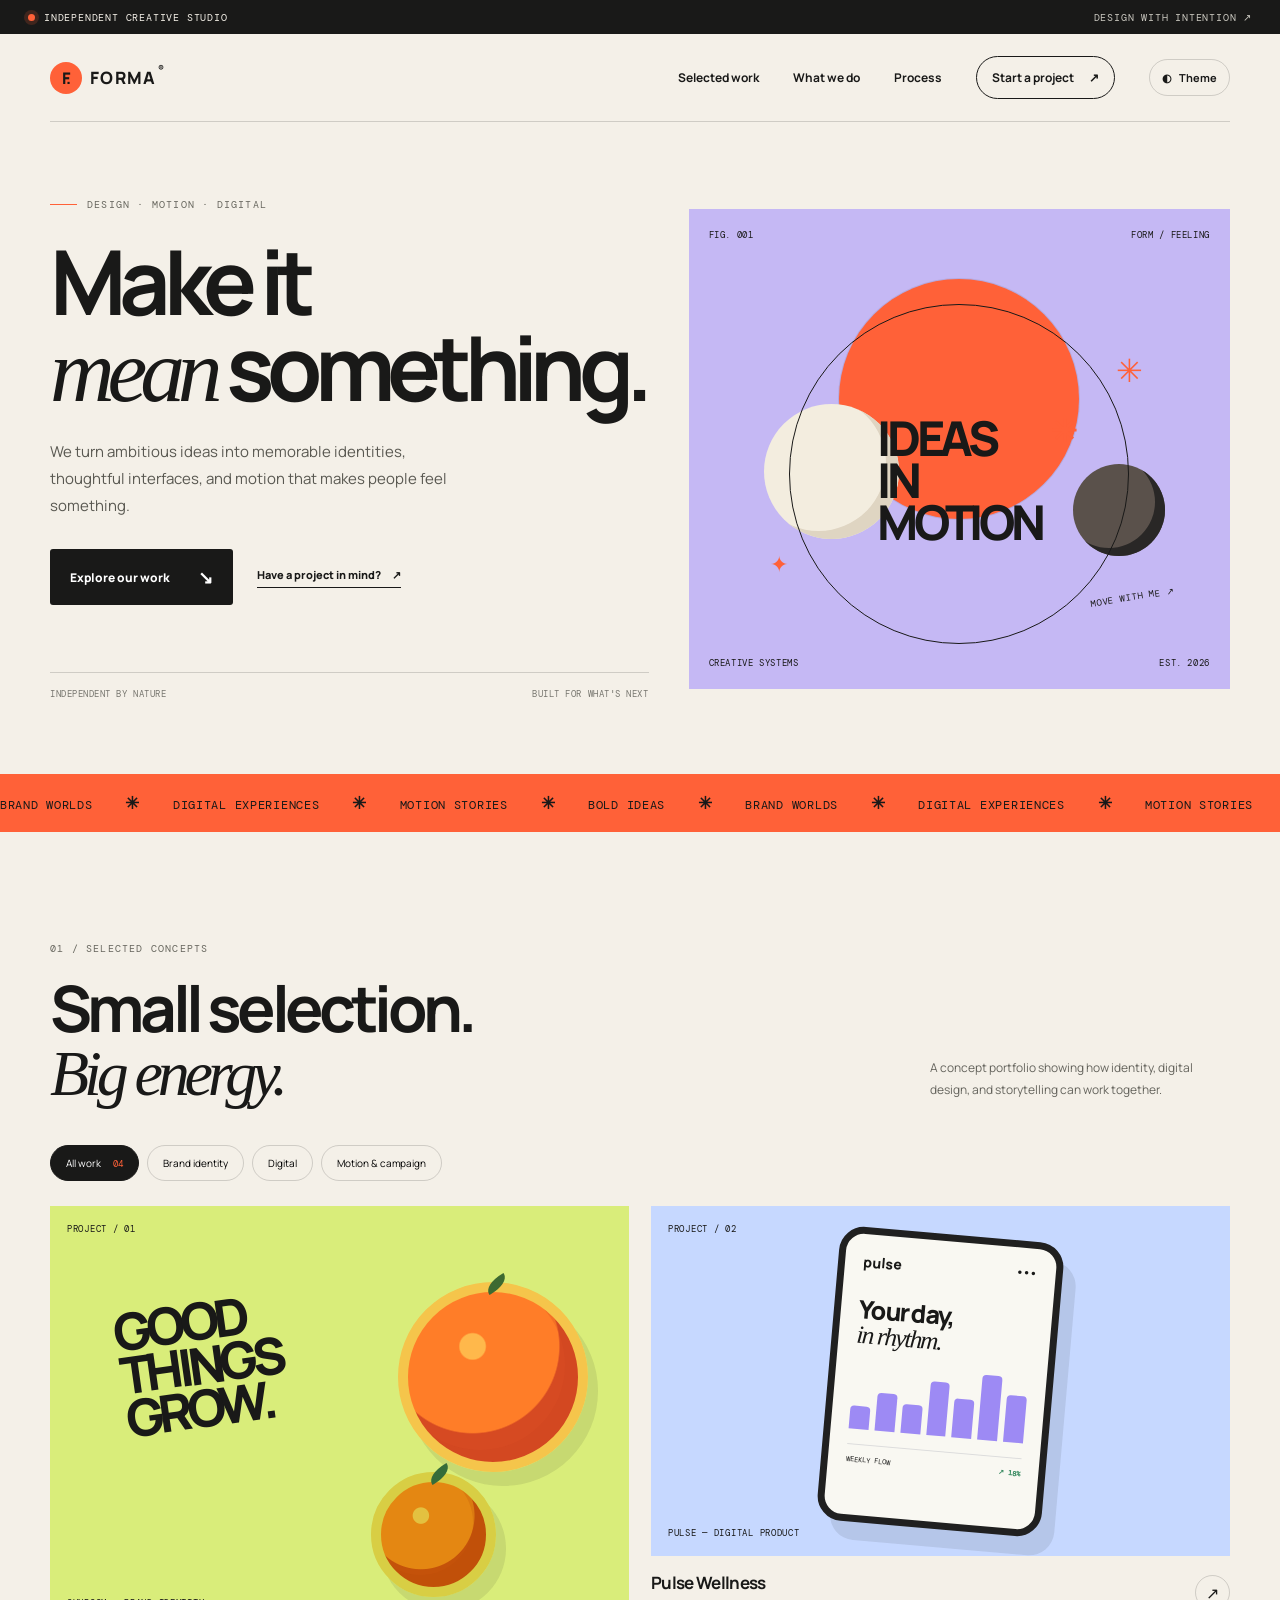
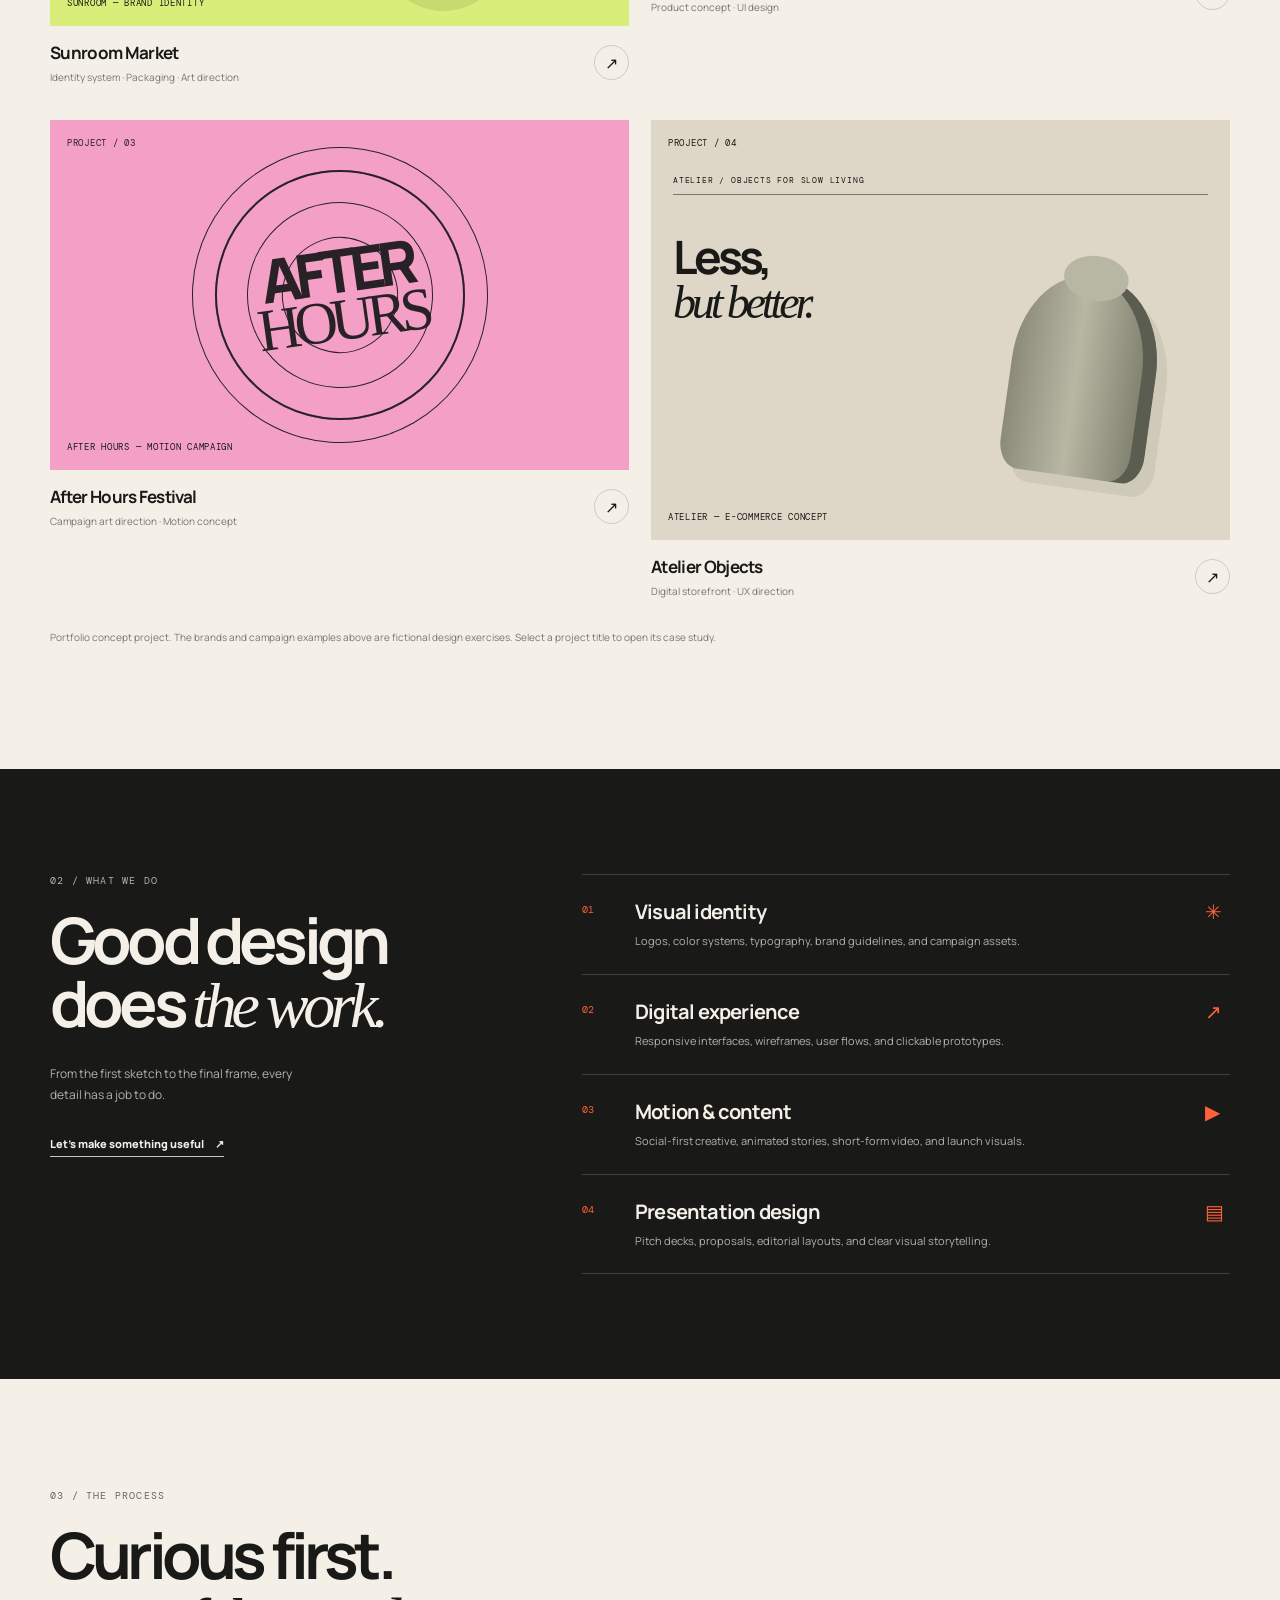
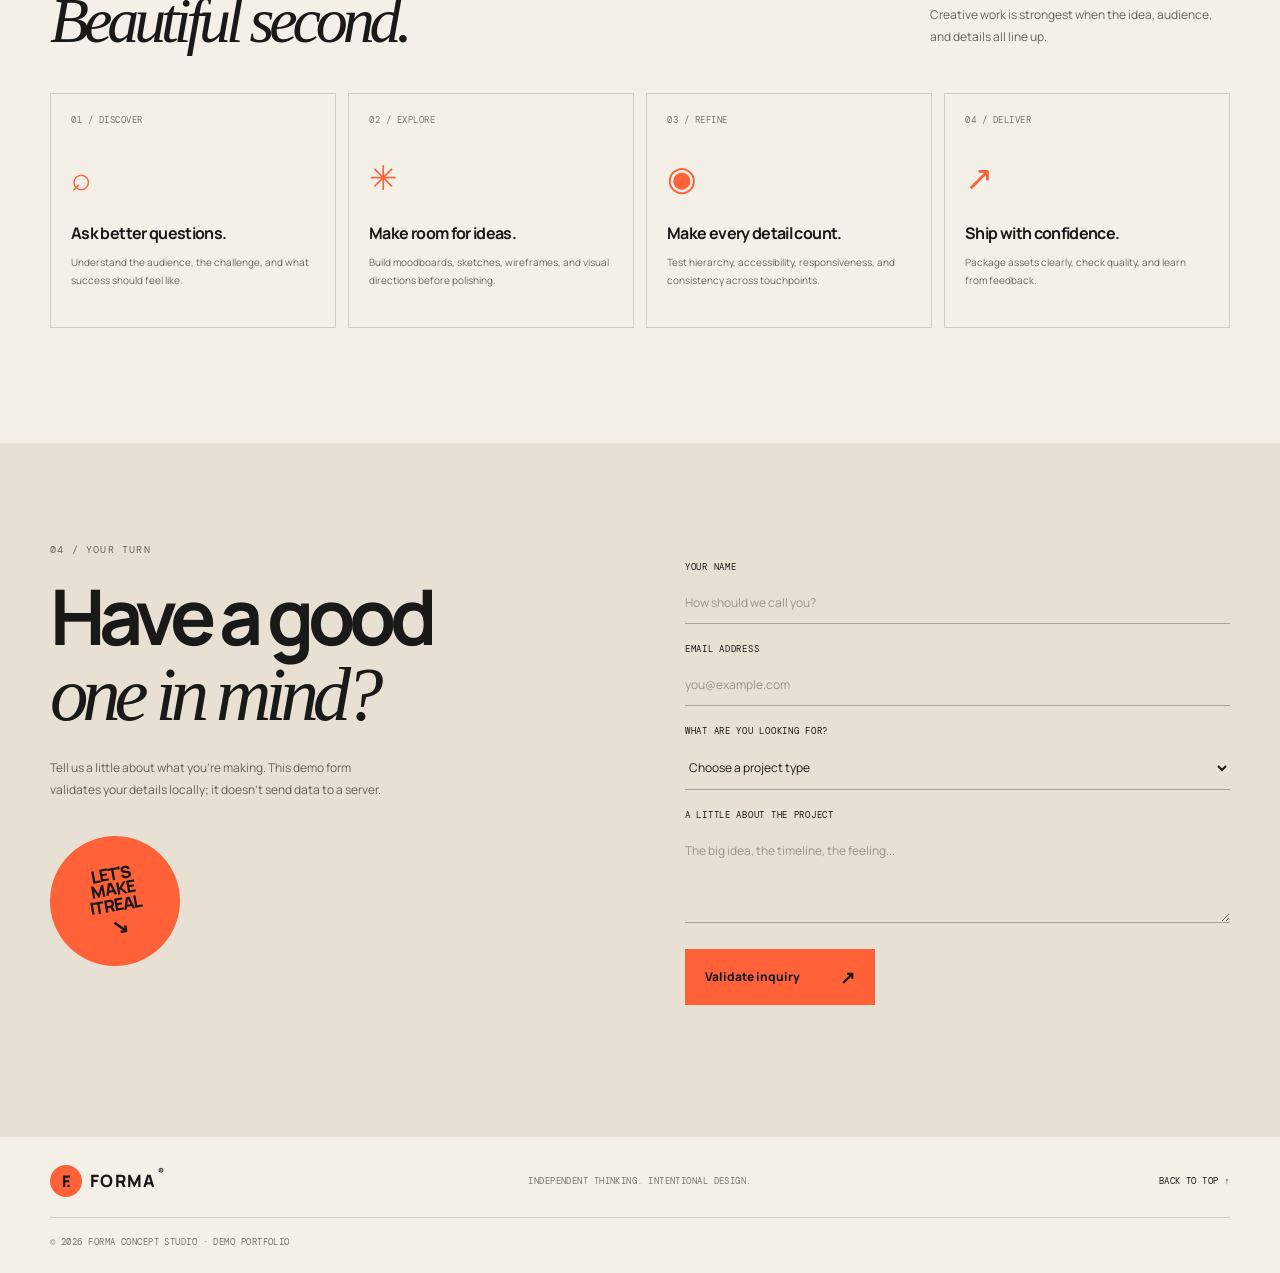
<file: index.html>
<!doctype html>
<html lang="en">
<head>
<meta charset="utf-8">
<meta name="viewport" content="width=device-width, initial-scale=1">
<meta name="description" content="A creative digital studio portfolio concept featuring visual design, motion, and user experience.">
<title>FORMA — Creative Studio Portfolio</title>
<link rel="preconnect" href="https://fonts.googleapis.com">
<link rel="preconnect" href="https://fonts.gstatic.com" crossorigin>
<link href="https://fonts.googleapis.com/css2?family=DM+Mono:wght@400;500&family=Manrope:wght@400;500;600;700;800&display=swap" rel="stylesheet">
<link rel="stylesheet" href="style.css">
</head>
<body>
<div class="announcement"><span class="pulse"></span> INDEPENDENT CREATIVE STUDIO <span class="announce-right">DESIGN WITH INTENTION ↗</span></div>
<header class="nav wrap">
  <a class="brand" href="#home" aria-label="Forma home"><span class="brand-mark">F.</span> FORMA<span class="brand-dot">®</span></a>
  <button class="menu-toggle" id="menuToggle" aria-label="Toggle navigation" aria-expanded="false">☰</button>
  <nav id="navLinks" aria-label="Main navigation">
    <a href="#work">Selected work</a><a href="#services">What we do</a><a href="#process">Process</a>
    <a class="nav-cta" href="#contact">Start a project <span>↗</span></a>
    <button class="theme-toggle" id="themeToggle" type="button" aria-label="Switch to dark theme" title="Toggle color theme">◐ <span>Theme</span></button>
  </nav>
</header>
<main>
<section class="hero wrap" id="home">
  <div class="hero-copy">
    <p class="eyebrow"><span class="line"></span> DESIGN · MOTION · DIGITAL</p>
    <h1>Make it<br><em>mean</em> something.</h1>
    <p class="hero-desc">We turn ambitious ideas into memorable identities, thoughtful interfaces, and motion that makes people feel something.</p>
    <div class="hero-actions"><a class="button button-dark" href="#work">Explore our work <span>↘</span></a><a class="text-link" href="#contact">Have a project in mind? <span>↗</span></a></div>
    <div class="hero-meta"><span>INDEPENDENT BY NATURE</span><span>BUILT FOR WHAT'S NEXT</span></div>
  </div>
  <div class="hero-art" aria-label="Abstract orange and lilac creative composition">
    <div class="art-top"><span>FIG. 001</span><span>FORM / FEELING</span></div>
    <div class="sun"></div><div class="orb orb-one"></div><div class="orb orb-two"></div>
    <div class="art-ring"></div><div class="art-spark spark-one">✳</div><div class="art-spark spark-two">✦</div>
    <div class="art-word">IDEAS<br>IN<br>MOTION<span>✳</span></div>
    <div class="art-orbit-label">MOVE WITH ME ↗</div>
    <div class="art-bottom"><span>CREATIVE SYSTEMS</span><span>EST. 2026</span></div>
  </div>
</section>
<section class="ticker" aria-label="Studio capabilities"><div class="ticker-track">BRAND WORLDS <b>✳</b> DIGITAL EXPERIENCES <b>✳</b> MOTION STORIES <b>✳</b> BOLD IDEAS <b>✳</b> BRAND WORLDS <b>✳</b> DIGITAL EXPERIENCES <b>✳</b> MOTION STORIES <b>✳</b></div></section>
<section class="work-section wrap" id="work">
  <div class="section-head"><div><p class="eyebrow">01 / SELECTED CONCEPTS</p><h2>Small selection.<br><em>Big energy.</em></h2></div><p class="section-note">A concept portfolio showing how identity, digital design, and storytelling can work together.</p></div>
  <div class="filters" role="group" aria-label="Filter projects">
    <button class="filter active" data-filter="all">All work <span>04</span></button><button class="filter" data-filter="brand">Brand identity</button><button class="filter" data-filter="digital">Digital</button><button class="filter" data-filter="motion">Motion & campaign</button>
  </div>
  <div class="project-grid" id="projectGrid">
    <article class="project-card project-large" data-category="brand">
      <div class="project-visual visual-citrus"><span class="visual-index">PROJECT / 01</span><div class="citrus-stamp">GOOD<br>THINGS<br>GROW.</div><div class="fruit fruit-a"></div><div class="fruit fruit-b"></div><span class="visual-caption">SUNROOM — BRAND IDENTITY</span></div>
      <div class="project-info"><div><h3><a href="project.html?project=sunroom">Sunroom Market</a></h3><p>Identity system · Packaging · Art direction</p></div><span class="arrow-circle">↗</span></div>
    </article>
    <article class="project-card" data-category="digital">
      <div class="project-visual visual-pulse"><span class="visual-index">PROJECT / 02</span><div class="phone"><div class="phone-top">pulse<span>●●●</span></div><div class="pulse-big">Your day,<br><em>in rhythm.</em></div><div class="pulse-chart"><i></i><i></i><i></i><i></i><i></i><i></i><i></i></div><div class="phone-bottom">WEEKLY FLOW <b>↗ 18%</b></div></div><span class="visual-caption">PULSE — DIGITAL PRODUCT</span></div>
      <div class="project-info"><div><h3><a href="project.html?project=pulse">Pulse Wellness</a></h3><p>Product concept · UI design</p></div><span class="arrow-circle">↗</span></div>
    </article>
    <article class="project-card" data-category="motion">
      <div class="project-visual visual-after"><span class="visual-index">PROJECT / 03</span><div class="after-orbit"></div><div class="after-word">AFTER<br><span>HOURS</span></div><span class="visual-caption">AFTER HOURS — MOTION CAMPAIGN</span></div>
      <div class="project-info"><div><h3><a href="project.html?project=after-hours">After Hours Festival</a></h3><p>Campaign art direction · Motion concept</p></div><span class="arrow-circle">↗</span></div>
    </article>
    <article class="project-card project-large" data-category="digital">
      <div class="project-visual visual-atelier"><span class="visual-index">PROJECT / 04</span><div class="atelier-top">ATELIER / OBJECTS FOR SLOW LIVING</div><div class="atelier-type">Less,<br><em>but better.</em></div><div class="atelier-object"></div><span class="visual-caption">ATELIER — E-COMMERCE CONCEPT</span></div>
      <div class="project-info"><div><h3><a href="project.html?project=atelier">Atelier Objects</a></h3><p>Digital storefront · UX direction</p></div><span class="arrow-circle">↗</span></div>
    </article>
  </div>
  <p class="disclaimer">Portfolio concept project. The brands and campaign examples above are fictional design exercises. Select a project title to open its case study.</p>
</section>
<section class="services" id="services"><div class="wrap services-inner">
  <div><p class="eyebrow">02 / WHAT WE DO</p><h2>Good design<br>does <em>the work.</em></h2><p class="services-intro">From the first sketch to the final frame, every detail has a job to do.</p><a href="#contact" class="text-link light-link">Let's make something useful <span>↗</span></a></div>
  <div class="service-list">
    <div class="service-row"><span class="service-num">01</span><div><h3>Visual identity</h3><p>Logos, color systems, typography, brand guidelines, and campaign assets.</p></div><span class="service-symbol">✳</span></div>
    <div class="service-row"><span class="service-num">02</span><div><h3>Digital experience</h3><p>Responsive interfaces, wireframes, user flows, and clickable prototypes.</p></div><span class="service-symbol">↗</span></div>
    <div class="service-row"><span class="service-num">03</span><div><h3>Motion & content</h3><p>Social-first creative, animated stories, short-form video, and launch visuals.</p></div><span class="service-symbol">▶</span></div>
    <div class="service-row"><span class="service-num">04</span><div><h3>Presentation design</h3><p>Pitch decks, proposals, editorial layouts, and clear visual storytelling.</p></div><span class="service-symbol">▤</span></div>
  </div>
</div></section>
<section class="process wrap" id="process"><div class="section-head"><div><p class="eyebrow">03 / THE PROCESS</p><h2>Curious first.<br><em>Beautiful second.</em></h2></div><p class="section-note">Creative work is strongest when the idea, audience, and details all line up.</p></div>
  <div class="process-grid"><div class="process-card"><span>01 / DISCOVER</span><div class="process-icon">⌕</div><h3>Ask better questions.</h3><p>Understand the audience, the challenge, and what success should feel like.</p></div><div class="process-card"><span>02 / EXPLORE</span><div class="process-icon">✳</div><h3>Make room for ideas.</h3><p>Build moodboards, sketches, wireframes, and visual directions before polishing.</p></div><div class="process-card"><span>03 / REFINE</span><div class="process-icon">◉</div><h3>Make every detail count.</h3><p>Test hierarchy, accessibility, responsiveness, and consistency across touchpoints.</p></div><div class="process-card"><span>04 / DELIVER</span><div class="process-icon">↗</div><h3>Ship with confidence.</h3><p>Package assets clearly, check quality, and learn from feedback.</p></div></div>
</section>
<section class="contact-section" id="contact"><div class="wrap contact-inner"><div><p class="eyebrow">04 / YOUR TURN</p><h2>Have a good<br><em>one in mind?</em></h2><p class="contact-copy">Tell us a little about what you're making. This demo form validates your details locally; it doesn't send data to a server.</p><div class="contact-sticker">LET'S<br>MAKE<br>IT REAL <span>↘</span></div></div>
<form id="contactForm" class="contact-form" novalidate>
  <label for="name">YOUR NAME</label><input id="name" name="name" placeholder="How should we call you?" required minlength="2">
  <label for="email">EMAIL ADDRESS</label><input id="email" name="email" type="email" placeholder="you@example.com" required>
  <label for="interest">WHAT ARE YOU LOOKING FOR?</label><select id="interest" name="interest" required><option value="">Choose a project type</option><option>Brand identity</option><option>Website / UI design</option><option>Video / motion campaign</option><option>Presentation / marketing assets</option><option>Something else</option></select>
  <label for="message">A LITTLE ABOUT THE PROJECT</label><textarea id="message" name="message" rows="4" placeholder="The big idea, the timeline, the feeling..." required minlength="10"></textarea>
  <button class="button button-orange" type="submit">Validate inquiry <span>↗</span></button><p class="form-status" id="formStatus" role="status" aria-live="polite"></p>
</form></div></section>
</main>
<footer class="footer wrap"><a class="brand" href="#home"><span class="brand-mark">F.</span> FORMA<span class="brand-dot">®</span></a><p>INDEPENDENT THINKING. INTENTIONAL DESIGN.</p><a href="#home" class="back-top">BACK TO TOP ↑</a><small>© 2026 FORMA CONCEPT STUDIO · DEMO PORTFOLIO</small></footer>
<script src="script.js"></script>
</body></html>
</file>
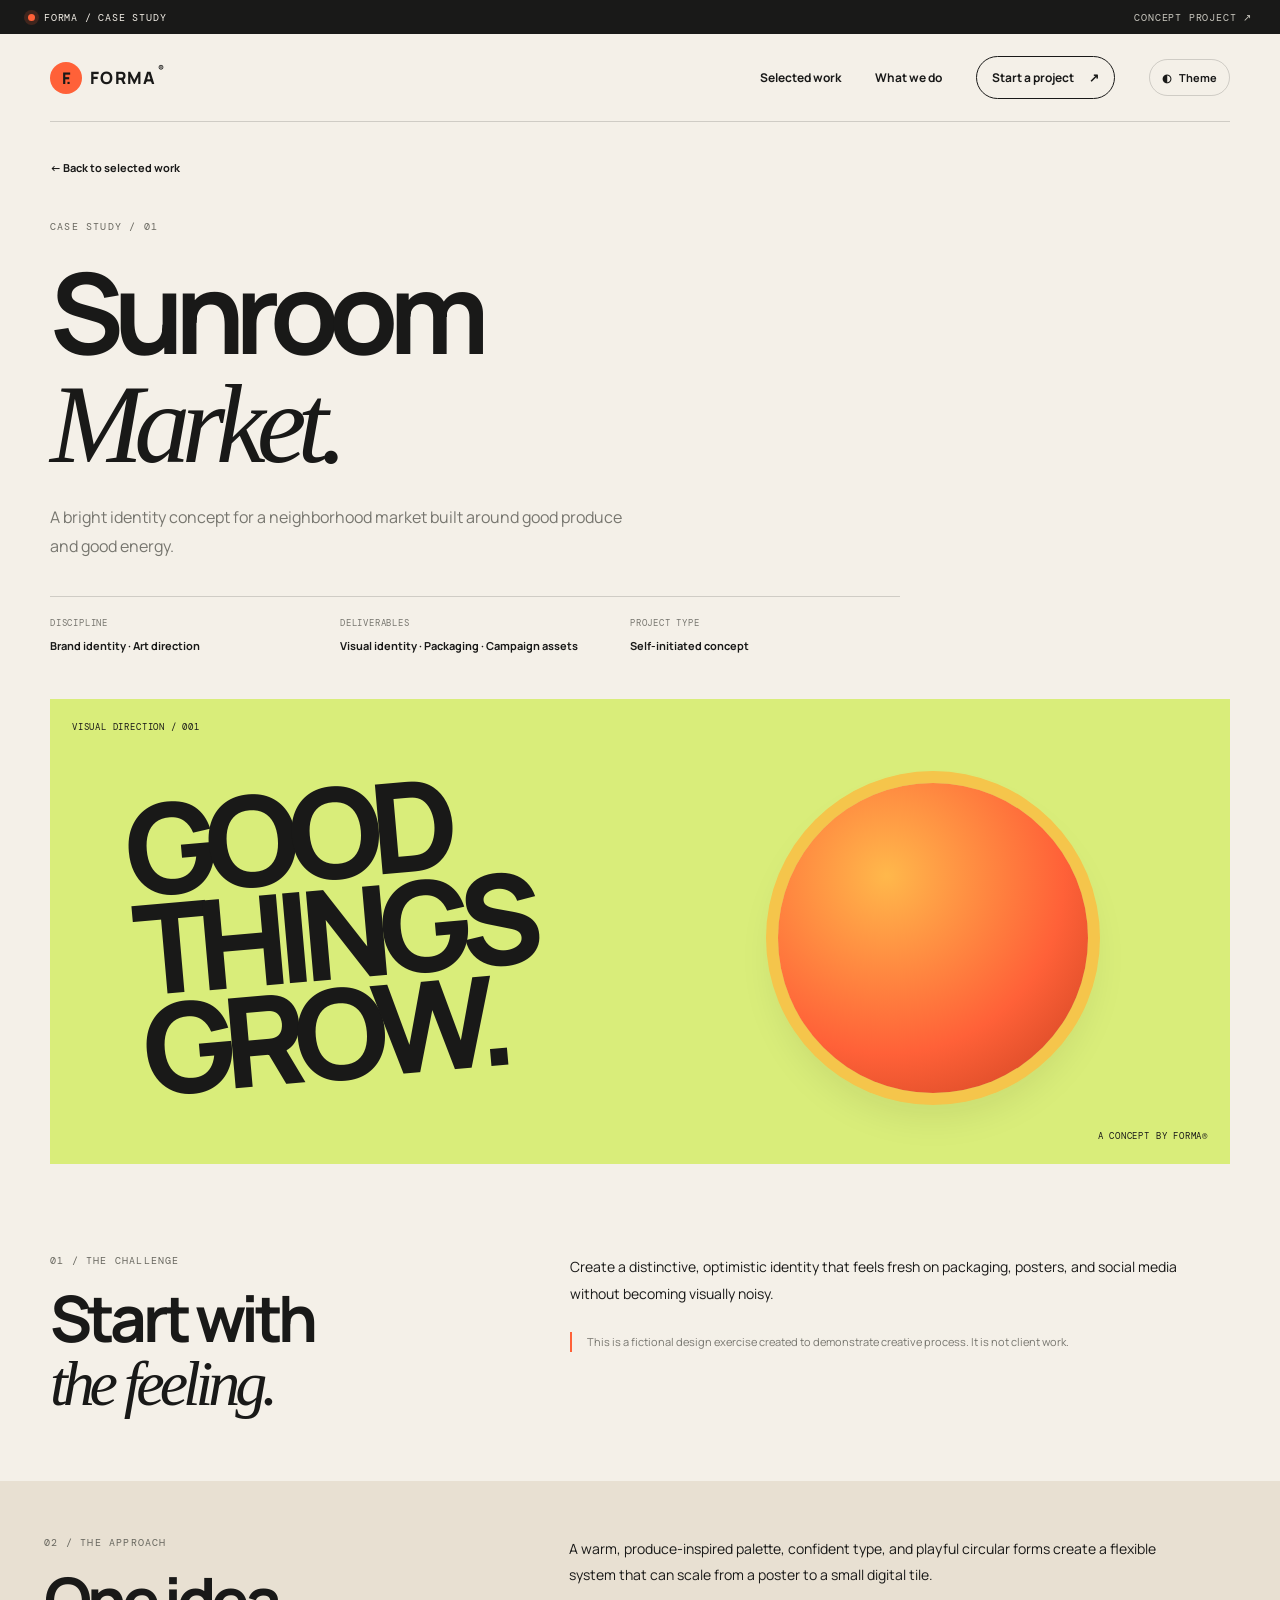
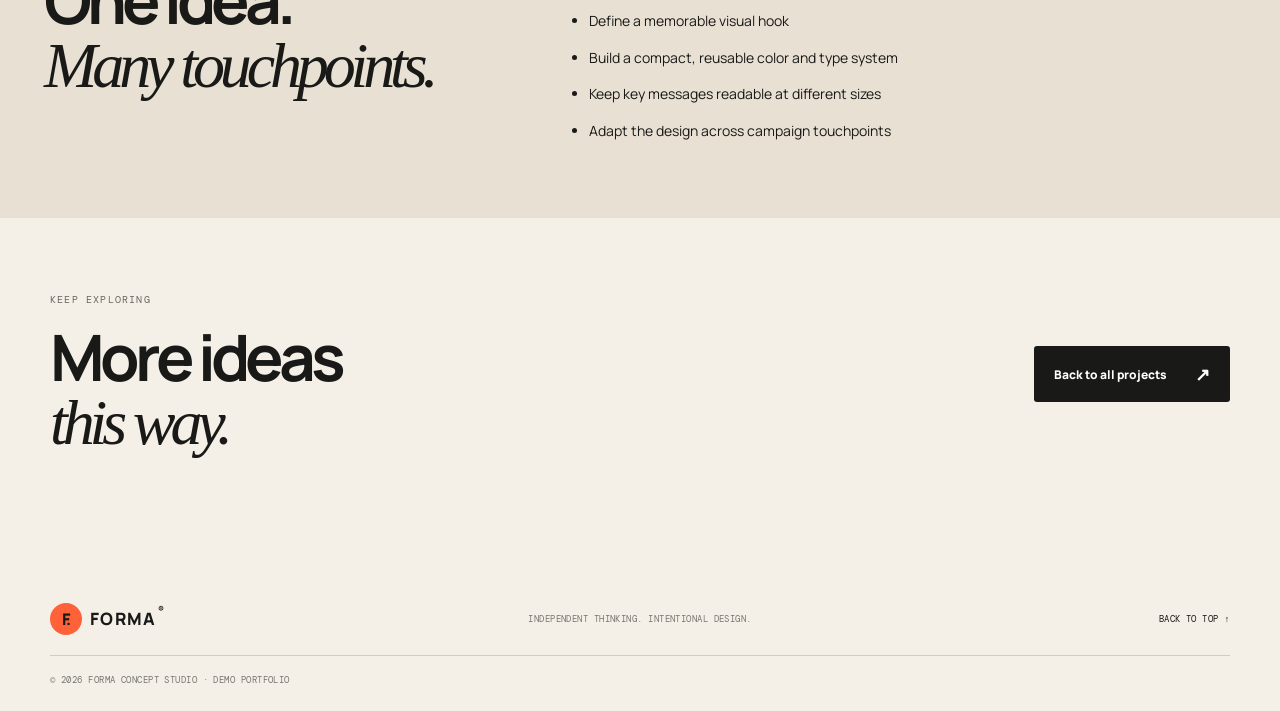
<file: project.html>
<!doctype html>
<html lang="en">
<head>
<meta charset="utf-8"><meta name="viewport" content="width=device-width, initial-scale=1">
<meta name="description" content="FORMA creative studio project case study">
<title>Project Case Study — FORMA</title>
<link rel="preconnect" href="https://fonts.googleapis.com"><link rel="preconnect" href="https://fonts.gstatic.com" crossorigin>
<link href="https://fonts.googleapis.com/css2?family=DM+Mono:wght@400;500&family=Manrope:wght@400;500;600;700;800&display=swap" rel="stylesheet">
<link rel="stylesheet" href="style.css"><link rel="stylesheet" href="project.css">
</head>
<body>
<div class="announcement"><span class="pulse"></span> FORMA / CASE STUDY <span class="announce-right">CONCEPT PROJECT ↗</span></div>
<header class="nav wrap"><a class="brand" href="index.html"><span class="brand-mark">F.</span> FORMA<span class="brand-dot">®</span></a><nav id="navLinks" class="open"><a href="index.html#work">Selected work</a><a href="index.html#services">What we do</a><a class="nav-cta" href="index.html#contact">Start a project <span>↗</span></a><button class="theme-toggle" id="themeToggle" type="button" aria-label="Switch to dark theme">◐ <span>Theme</span></button></nav><button class="menu-toggle" id="menuToggle" aria-label="Toggle navigation" aria-expanded="false">☰</button></header>
<main class="wrap case-main">
<a class="back-link" href="index.html#work">← Back to selected work</a>
<div class="case-hero"><p class="eyebrow" id="caseEyebrow">CASE STUDY / 01</p><h1 id="caseTitle">Sunroom<br><em>Market.</em></h1><p id="caseIntro" class="case-intro">A bright identity concept for a neighborhood market built around good produce and good energy.</p><div class="case-meta"><div><span>DISCIPLINE</span><b id="caseDiscipline">Brand identity · Art direction</b></div><div><span>DELIVERABLES</span><b id="caseDeliverables">Visual identity · Packaging · Campaign assets</b></div><div><span>PROJECT TYPE</span><b>Self-initiated concept</b></div></div></div>
<section class="case-art" id="caseArt"><span class="art-label">VISUAL DIRECTION / 001</span><div class="case-art-word" id="caseArtWord">GOOD<br>THINGS<br>GROW.</div><div class="case-art-circle"></div><span class="case-art-footer">A CONCEPT BY FORMA®</span></section>
<section class="case-columns"><div><p class="eyebrow">01 / THE CHALLENGE</p><h2>Start with<br><em>the feeling.</em></h2></div><div><p id="caseChallenge">Create a distinctive, optimistic identity that feels fresh on packaging, posters, and social media without becoming visually noisy.</p><p class="case-muted">This is a fictional design exercise created to demonstrate creative process. It is not client work.</p></div></section>
<section class="case-columns case-tint"><div><p class="eyebrow">02 / THE APPROACH</p><h2>One idea.<br><em>Many touchpoints.</em></h2></div><div><p id="caseApproach">A warm, produce-inspired palette, confident type, and playful circular forms create a flexible system that can scale from a poster to a small digital tile.</p><ul id="caseBullets"><li>Define a memorable visual hook</li><li>Build a compact, reusable color and type system</li><li>Keep key messages readable at different sizes</li><li>Adapt the design across campaign touchpoints</li></ul></div></section>
<section class="case-next"><div><p class="eyebrow">KEEP EXPLORING</p><h2>More ideas<br><em>this way.</em></h2></div><a class="button button-dark" href="index.html#work">Back to all projects <span>↗</span></a></section>
</main>
<footer class="footer wrap"><a class="brand" href="index.html"><span class="brand-mark">F.</span> FORMA<span class="brand-dot">®</span></a><p>INDEPENDENT THINKING. INTENTIONAL DESIGN.</p><a href="#" class="back-top">BACK TO TOP ↑</a><small>© 2026 FORMA CONCEPT STUDIO · DEMO PORTFOLIO</small></footer>
<script src="project.js"></script>
</body></html>
</file>
<file: style.css>
*{box-sizing:border-box} :root{--ink:#191918;--paper:#f4f0e8;--orange:#ff6138;--lilac:#c5b8f4;--muted:#77766f;--line:rgba(25,25,24,.17);--surface:#e8e0d2;--card:#f4f0e8;--nav-paper:#f4f0e8}
body[data-theme="dark"]{--ink:#f4f0e8;--paper:#171716;--muted:#aaa89f;--line:rgba(244,240,232,.19);--surface:#242320;--card:#242320;--nav-paper:#171716}
body[data-theme="dark"] .services{background:#0e0e0d}
body[data-theme="dark"] .contact-section{background:#242320}
body[data-theme="dark"] .nav nav{background:var(--nav-paper)}
body[data-theme="dark"] .project-info p,body[data-theme="dark"] .section-note,body[data-theme="dark"] .hero-desc,body[data-theme="dark"] .process-card p,body[data-theme="dark"] .contact-copy{color:#b9b6ad}
body[data-theme="dark"] .project-visual{color:#191918}
body[data-theme="dark"] .phone{color:#191918}
body[data-theme="dark"] .contact-form input,body[data-theme="dark"] .contact-form textarea,body[data-theme="dark"] .contact-form select{color:var(--ink);border-color:#625f57}
body[data-theme="dark"] .contact-form input::placeholder,body[data-theme="dark"] .contact-form textarea::placeholder{color:#aaa69c}
body[data-theme="dark"] .process-card{background:#1b1b19}
body[data-theme="dark"] .nav-cta{border-color:var(--ink)}
body[data-theme="dark"] .text-link{border-color:var(--ink)}
body[data-theme="dark"] .footer small{border-color:var(--line)}html{scroll-behavior:smooth;scroll-padding-top:90px}body{margin:0;background:var(--paper);color:var(--ink);font-family:Manrope,Arial,sans-serif}a{color:inherit;text-decoration:none}button,input,textarea,select{font:inherit}.wrap{width:min(1180px,calc(100% - 56px));margin:auto}.announcement{height:34px;background:var(--ink);color:var(--paper);padding:0 28px;display:flex;align-items:center;gap:9px;font:10px 'DM Mono',monospace;letter-spacing:.08em}.pulse{width:7px;height:7px;border-radius:50%;background:var(--orange);box-shadow:0 0 0 4px #ff61382b}.announce-right{margin-left:auto;color:#c9c7bf}.nav{height:88px;display:flex;align-items:center;justify-content:space-between;border-bottom:1px solid var(--line)}.brand{display:flex;align-items:center;gap:8px;font-size:17px;font-weight:800;letter-spacing:.08em}.brand-mark{display:grid;place-items:center;background:var(--orange);width:32px;height:32px;border-radius:50%;font-size:16px;letter-spacing:-.08em}.brand-dot{font-size:9px;align-self:flex-start;margin-left:-7px}.nav nav{display:flex;align-items:center;gap:34px;font-size:12px;font-weight:700}.nav nav a:not(.nav-cta):hover,.text-link:hover{opacity:.6}.nav-cta{border:1px solid var(--ink);padding:12px 15px;border-radius:30px}.nav-cta span{margin-left:13px}.menu-toggle{display:none;background:none;border:0;font-size:24px}.hero{display:grid;grid-template-columns:1.05fr .95fr;gap:40px;padding-top:76px;padding-bottom:74px;align-items:center}.eyebrow{font:10px 'DM Mono',monospace;letter-spacing:.12em;color:#68675f;display:flex;align-items:center;gap:10px}.line{height:1px;width:27px;background:var(--orange)}h1,h2,h3,p{margin-top:0}h1{font-size:clamp(58px,7vw,98px);line-height:.96;letter-spacing:-.085em;margin:27px 0 24px;font-weight:700}h1 em,h2 em{font-family:Georgia,serif;font-weight:400;letter-spacing:-.08em}.hero-desc{font-size:15px;line-height:1.8;max-width:430px;color:#595851}.hero-actions{display:flex;align-items:center;gap:24px;flex-wrap:wrap;margin-top:30px}.button{border:0;display:inline-flex;align-items:center;justify-content:space-between;gap:28px;padding:16px 20px;font-size:12px;font-weight:800;cursor:pointer;transition:transform .2s,background .2s}.button:hover{transform:translateY(-3px)}.button-dark{background:var(--ink);color:white;border-radius:3px}.button-dark span,.button-orange span{font-size:18px}.text-link{font-size:11px;font-weight:800;border-bottom:1px solid var(--ink);padding-bottom:5px}.text-link span{margin-left:9px}.hero-meta{display:flex;justify-content:space-between;gap:14px;margin-top:67px;padding-top:15px;border-top:1px solid var(--line);font:9px 'DM Mono',monospace;letter-spacing:.06em;color:#77766f}.hero-art{position:relative;min-height:480px;background:var(--lilac);overflow:hidden;padding:18px;isolation:isolate}.art-top,.art-bottom{position:absolute;left:20px;right:20px;display:flex;justify-content:space-between;font:9px 'DM Mono',monospace;letter-spacing:.07em;z-index:5}.art-top{top:20px}.art-bottom{bottom:20px}.sun{position:absolute;width:240px;height:240px;border-radius:50%;background:var(--orange);top:70px;left:50%;transform:translateX(-50%);box-shadow:0 0 0 1px #19191818}.orb{position:absolute;border-radius:50%;z-index:2}.orb-one{width:135px;height:135px;background:#f3eddf;left:14%;top:195px;box-shadow:inset -13px -8px 0 #dfd5c2}.orb-two{width:92px;height:92px;background:#5a514b;right:12%;top:255px;box-shadow:inset -10px -8px 0 #292726}.art-ring{position:absolute;width:340px;height:340px;border:1px solid var(--ink);border-radius:50%;left:50%;top:95px;transform:translateX(-50%);z-index:3}.art-word{position:absolute;z-index:4;left:50%;top:50%;transform:translate(-50%,-25%);font-size:48px;line-height:.88;font-weight:800;letter-spacing:-.09em}.art-word span{position:absolute;font-size:31px;right:-31px;top:0;color:var(--orange)}.ticker{overflow:hidden;background:var(--orange);padding:18px 0;white-space:nowrap;font:12px 'DM Mono',monospace;letter-spacing:.06em}.ticker-track{min-width:max-content;animation:marquee 28s linear infinite}.ticker b{margin:0 25px;font-size:17px}@keyframes marquee{to{transform:translateX(-25%)}}.work-section{padding-top:110px;padding-bottom:115px}.section-head{display:flex;align-items:flex-end;justify-content:space-between;gap:40px;margin-bottom:40px}h2{font-size:clamp(42px,5vw,66px);line-height:.98;letter-spacing:-.075em;margin:22px 0 0}.section-note{max-width:300px;font-size:12px;line-height:1.8;color:#65645d;margin-bottom:5px}.filters{display:flex;gap:8px;flex-wrap:wrap;margin-bottom:25px}.filter{border:1px solid var(--line);background:transparent;border-radius:30px;padding:10px 15px;font-size:10px;cursor:pointer}.filter.active,.filter:hover{background:var(--ink);color:white;border-color:var(--ink)}.filter span{font:9px 'DM Mono',monospace;margin-left:10px;color:var(--orange)}.project-grid{display:grid;grid-template-columns:1fr 1fr;gap:36px 22px}.project-card{min-width:0}.project-card[hidden]{display:none}.project-visual{position:relative;min-height:350px;overflow:hidden;display:flex;align-items:center;justify-content:center}.project-large .project-visual{min-height:420px}.visual-index,.visual-caption{position:absolute;z-index:6;font:9px 'DM Mono',monospace;letter-spacing:.08em}.visual-index{left:17px;top:17px}.visual-caption{left:17px;bottom:17px}.visual-citrus{background:#d9ed7a}.citrus-stamp{position:absolute;z-index:3;left:12%;top:22%;font-size:clamp(32px,4vw,54px);font-weight:800;letter-spacing:-.1em;line-height:.85;transform:rotate(-8deg)}.fruit{position:absolute;border-radius:50%;width:190px;height:190px;background:radial-gradient(circle at 38% 32%,#ffb84b 0 8%,#ff7d28 9% 55%,#d64a22 56%);border:10px solid #f5c54b;box-shadow:inset -13px -12px 0 #c53f1e35,10px 14px 0 #19191818}.fruit:after{content:"";position:absolute;left:45%;top:-14px;width:23px;height:12px;background:#3e6a31;border-radius:90% 0 90% 0;transform:rotate(-30deg)}.fruit-a{right:7%;top:18%}.fruit-b{right:23%;bottom:7%;width:125px;height:125px;filter:hue-rotate(13deg)}.visual-caption{color:var(--ink)}.visual-pulse{background:#c6d8ff}.phone{width:225px;height:295px;background:#f9f8f2;border:7px solid #202020;border-radius:25px;padding:18px;box-shadow:14px 18px 0 #19191818;transform:rotate(5deg)}.phone-top{font-weight:800;font-size:14px;display:flex;justify-content:space-between}.phone-top span{font-size:8px;letter-spacing:2px}.pulse-big{font-size:25px;font-weight:800;letter-spacing:-.07em;line-height:.98;margin-top:26px}.pulse-big em{font-family:Georgia,serif;font-weight:400}.pulse-chart{height:65px;display:flex;align-items:end;gap:6px;margin-top:17px}.pulse-chart i{flex:1;background:#9d8af4;border-radius:4px 4px 0 0}.pulse-chart i:nth-child(1){height:35%}.pulse-chart i:nth-child(2){height:58%}.pulse-chart i:nth-child(3){height:45%}.pulse-chart i:nth-child(4){height:83%}.pulse-chart i:nth-child(5){height:60%}.pulse-chart i:nth-child(6){height:100%}.pulse-chart i:nth-child(7){height:72%}.phone-bottom{border-top:1px solid #ddd;padding-top:10px;margin-top:15px;font:7px 'DM Mono',monospace;display:flex;justify-content:space-between}.phone-bottom b{color:#3b8c63}.visual-after{background:#f4a0c6;color:#282226}.after-orbit{width:250px;height:250px;border:2px solid #282226;border-radius:50%;position:absolute;transform:rotate(-30deg);box-shadow:0 0 0 22px #f4a0c6,0 0 0 23px #282226}.after-orbit:before,.after-orbit:after{content:"";position:absolute;inset:30px;border:1px solid #282226;border-radius:50%;transform:rotate(55deg)}.after-orbit:after{inset:65px;transform:rotate(-40deg)}.after-word{z-index:3;text-align:center;font-size:60px;font-weight:800;letter-spacing:-.11em;line-height:.78;transform:rotate(-8deg)}.after-word span{font-family:Georgia,serif;font-weight:400}.visual-atelier{background:#ded7c7}.atelier-top{position:absolute;top:55px;left:22px;right:22px;font:8px 'DM Mono',monospace;letter-spacing:.1em;border-bottom:1px solid #7b766b;padding-bottom:9px}.atelier-type{position:absolute;left:22px;top:115px;font-size:46px;font-weight:700;letter-spacing:-.09em;line-height:.95;z-index:3}.atelier-type em{font-family:Georgia,serif;font-weight:400}.atelier-object{position:absolute;width:145px;height:200px;background:linear-gradient(90deg,#8c8b7a,#b8b7a4 45%,#777866);border-radius:45% 45% 14% 14%;right:13%;bottom:15%;transform:rotate(8deg);box-shadow:inset -14px 0 0 #5b5d51,12px 12px 0 #19191812}.atelier-object:before{content:"";position:absolute;width:65px;height:45px;border-radius:50%;background:#b8b7a4;left:40px;top:-22px}.project-info{display:flex;justify-content:space-between;align-items:center;padding-top:15px}.project-info h3{font-size:17px;letter-spacing:-.04em;margin-bottom:6px}.project-info p{font-size:10px;color:var(--muted);margin:0}.arrow-circle{width:35px;height:35px;border:1px solid var(--line);border-radius:50%;display:grid;place-items:center;transition:background .2s,color .2s}.project-card:hover .arrow-circle{background:var(--ink);color:white}.disclaimer{font-size:10px;color:var(--muted);margin-top:32px}.services{background:var(--ink);color:var(--paper);padding:105px 0}.services-inner{display:grid;grid-template-columns:.8fr 1.2fr;gap:100px}.services .eyebrow{color:#b4b2a9}.services h2{font-size:clamp(46px,5vw,70px)}.services-intro{max-width:260px;font-size:12px;line-height:1.8;color:#b4b2a9;margin:25px 0}.light-link{border-color:#c8c5bc}.service-row{display:grid;grid-template-columns:38px 1fr 25px;gap:15px;padding:23px 0;border-bottom:1px solid #ffffff2b;align-items:start}.service-row:first-child{border-top:1px solid #ffffff2b}.service-num{font:10px 'DM Mono',monospace;color:var(--orange);padding-top:5px}.service-row h3{font-size:20px;letter-spacing:-.04em;margin:0 0 7px}.service-row p{font-size:11px;color:#b4b2a9;line-height:1.7;margin:0;max-width:400px}.service-symbol{font-size:20px;color:var(--orange)}.process{padding-top:110px;padding-bottom:115px}.process-grid{display:grid;grid-template-columns:repeat(4,1fr);gap:12px}.process-card{border:1px solid var(--line);padding:20px;min-height:235px;display:flex;flex-direction:column}.process-card>span{font:9px 'DM Mono',monospace;color:var(--muted);letter-spacing:.06em}.process-icon{font-size:34px;color:var(--orange);margin:28px 0 22px}.process-card h3{font-size:16px;letter-spacing:-.04em;margin-bottom:9px}.process-card p{font-size:10px;line-height:1.8;color:#69685f;margin-bottom:0}.contact-section{background:#e8e0d2;padding:100px 0;overflow:hidden}.contact-inner{display:grid;grid-template-columns:1fr 1fr;gap:90px;position:relative}.contact-section h2{font-size:clamp(50px,6vw,78px)}.contact-copy{font-size:12px;line-height:1.8;max-width:340px;color:#646159;margin-top:25px}.contact-sticker{margin-top:36px;width:130px;height:130px;background:var(--orange);border-radius:50%;display:flex;align-items:center;justify-content:center;flex-direction:column;text-align:center;font-size:17px;line-height:.9;font-weight:800;letter-spacing:-.06em;transform:rotate(-10deg)}.contact-sticker span{font-size:20px;margin-top:6px}.contact-form{display:flex;flex-direction:column;gap:9px;padding-top:8px}.contact-form label{font:9px 'DM Mono',monospace;letter-spacing:.08em;margin-top:10px}.contact-form input,.contact-form textarea,.contact-form select{border:0;border-bottom:1px solid #aaa396;background:transparent;padding:12px 0;outline:none;border-radius:0;font-size:12px;color:var(--ink);resize:vertical}.contact-form input:focus,.contact-form textarea:focus,.contact-form select:focus{border-color:var(--orange);box-shadow:0 1px 0 var(--orange)}.contact-form input::placeholder,.contact-form textarea::placeholder{color:#999388}.button-orange{background:var(--orange);color:var(--ink);margin-top:17px;align-self:flex-start;min-width:190px}.form-status{font-size:11px;line-height:1.6;margin:5px 0 0;min-height:18px}.form-status.error{color:#a02b1a}.form-status.success{color:#21653e}.footer{display:grid;grid-template-columns:1fr 1fr 1fr;align-items:center;gap:20px;padding-top:28px;padding-bottom:25px}.footer p,.footer small,.back-top{font:9px 'DM Mono',monospace;letter-spacing:.05em;margin:0}.footer p{text-align:center;color:var(--muted)}.back-top{text-align:right}.footer small{grid-column:1/-1;border-top:1px solid var(--line);padding-top:18px;color:var(--muted)}@media(max-width:800px){.wrap{width:min(100% - 36px,600px)}.nav{height:72px}.menu-toggle{display:block}.nav nav{display:none;position:absolute;top:105px;left:0;right:0;background:var(--paper);z-index:10;padding:20px 24px 24px;border-bottom:1px solid var(--line);flex-direction:column;align-items:stretch;gap:20px}.nav nav.open{display:flex}.nav-cta{align-self:flex-start}.hero{grid-template-columns:1fr;padding-top:48px;gap:42px}.hero-art{min-height:410px}.hero-meta{margin-top:45px}.section-head{align-items:flex-start;flex-direction:column;gap:20px}.section-note{max-width:430px}.project-grid{gap:28px 14px}.project-visual,.project-large .project-visual{min-height:320px}.fruit{width:140px;height:140px}.fruit-b{width:95px;height:95px}.citrus-stamp{font-size:35px}.services-inner{grid-template-columns:1fr;gap:50px}.process-grid{grid-template-columns:1fr 1fr}.contact-inner{grid-template-columns:1fr;gap:45px}.contact-sticker{position:absolute;top:45px;right:0;width:95px;height:95px;font-size:13px}.footer{grid-template-columns:1fr auto}.footer p{display:none}.footer small{grid-column:1/-1}}@media(max-width:520px){.announcement{padding:0 12px;font-size:8px}.announce-right{font-size:8px}.hero{padding-bottom:48px}.hero-art{min-height:340px}.sun{width:180px;height:180px;top:65px}.art-ring{width:260px;height:260px;top:78px}.art-word{font-size:39px}.orb-one{width:100px;height:100px;top:170px}.orb-two{width:70px;height:70px;top:220px}.hero-meta{font-size:7px}.work-section,.process{padding-top:75px;padding-bottom:75px}.project-grid{grid-template-columns:1fr;gap:30px}.project-visual,.project-large .project-visual{min-height:350px}.citrus-stamp{font-size:47px}.fruit{width:175px;height:175px}.fruit-b{width:115px;height:115px}.after-word{font-size:65px}.atelier-type{font-size:47px}.services{padding:75px 0}.process-grid{grid-template-columns:1fr 1fr;gap:9px}.process-card{padding:14px;min-height:220px}.process-card h3{font-size:14px}.contact-section{padding:75px 0}.contact-sticker{top:62px;width:78px;height:78px;font-size:11px}.contact-sticker span{font-size:15px}.footer{width:calc(100% - 36px)}.footer small{font-size:8px}}@media(prefers-reduced-motion:reduce){html{scroll-behavior:auto}.ticker-track{animation:none}*,*:before,*:after{transition:none!important}}
.theme-toggle{border:1px solid var(--line);background:transparent;color:var(--ink);border-radius:24px;padding:10px 12px;font-size:11px;cursor:pointer;display:flex;align-items:center;gap:7px}.theme-toggle:hover{background:var(--ink);color:var(--paper)}.art-spark{position:absolute;z-index:6;font-size:32px;color:var(--orange);animation:spinSpark 8s linear infinite}.spark-one{top:29%;right:16%}.spark-two{bottom:23%;left:15%;font-size:22px;animation-direction:reverse}.art-orbit-label{position:absolute;z-index:6;right:10%;bottom:18%;font:9px 'DM Mono',monospace;letter-spacing:.1em;transform:rotate(-9deg);animation:floatLabel 3s ease-in-out infinite}.sun{animation:floatSun 5s ease-in-out infinite}.orb-one{animation:floatOrb 6s ease-in-out infinite}.orb-two{animation:floatOrb 5s ease-in-out infinite reverse}.art-ring{animation:ringTurn 24s linear infinite}@keyframes spinSpark{to{transform:rotate(360deg)}}@keyframes floatSun{0%,100%{transform:translateX(-50%) translateY(0)}50%{transform:translateX(-50%) translateY(-10px)}}@keyframes floatOrb{0%,100%{translate:0 0}50%{translate:0 -12px}}@keyframes ringTurn{to{transform:translateX(-50%) rotate(360deg)}}@keyframes floatLabel{0%,100%{translate:0 0}50%{translate:0 -5px}}
.project-info h3 a:hover{text-decoration:underline;text-decoration-color:var(--orange);text-underline-offset:4px}
@media(max-width:800px){.theme-toggle{align-self:flex-start}.nav nav.open{display:flex}}
@media(prefers-reduced-motion:reduce){.sun,.orb-one,.orb-two,.art-ring,.art-spark,.art-orbit-label{animation:none!important}}
</file>
<file: project.css>
body{min-height:100vh}.case-main{padding-top:28px;padding-bottom:80px}.back-link{display:inline-block;font-size:11px;font-weight:700;margin:10px 0 45px}.back-link:hover{color:var(--orange)}.case-hero{max-width:850px;padding-bottom:45px}.case-hero h1{font-size:clamp(60px,9vw,112px);margin:25px 0}.case-intro{font-size:16px;line-height:1.8;color:var(--muted);max-width:600px}.case-meta{display:grid;grid-template-columns:repeat(3,1fr);gap:20px;margin-top:35px;padding-top:20px;border-top:1px solid var(--line)}.case-meta div{display:flex;flex-direction:column;gap:8px}.case-meta span,.art-label,.case-art-footer{font:9px 'DM Mono',monospace;letter-spacing:.09em;color:var(--muted)}.case-meta b{font-size:11px;line-height:1.6}.case-art{min-height:430px;position:relative;overflow:hidden;background:#d9ed7a;display:flex;align-items:center;padding:7%;margin:0 0 70px;color:#191918}.case-art[data-project="pulse"]{background:#c6d8ff}.case-art[data-project="after-hours"]{background:#f4a0c6}.case-art[data-project="atelier"]{background:#ded7c7}.art-label{position:absolute;left:22px;top:22px;color:#191918}.case-art-word{position:relative;z-index:2;font-size:clamp(60px,10vw,125px);font-weight:800;letter-spacing:-.1em;line-height:.8;transform:rotate(-5deg)}.case-art-circle{position:absolute;width:310px;height:310px;border-radius:50%;background:radial-gradient(circle at 35% 30%,#ffb84b,#ff6138 60%,#c53f1e);right:12%;top:18%;box-shadow:0 0 0 12px #f5c54b,0 20px 40px #19191818;transition:transform .5s}.case-art:hover .case-art-circle{transform:scale(1.04) rotate(8deg)}.case-art-footer{position:absolute;right:22px;bottom:22px;color:#191918}.case-columns{display:grid;grid-template-columns:.8fr 1.2fr;gap:80px;padding:20px 0 65px}.case-columns h2,.case-next h2{font-size:clamp(42px,5vw,65px);margin-top:20px}.case-columns>div:nth-child(2){font-size:14px;line-height:1.9;max-width:610px}.case-muted{color:var(--muted);font-size:11px!important;border-left:2px solid var(--orange);padding-left:15px;margin-top:24px}.case-tint{background:var(--surface);padding:55px 5%;margin:0 -5.5% 65px}.case-tint ul{padding-left:20px}.case-tint li{padding:5px 0}.case-next{display:flex;align-items:center;justify-content:space-between;gap:30px;padding:10px 0 40px}.case-next .button{white-space:nowrap}@media(max-width:800px){.case-meta{grid-template-columns:1fr;gap:15px}.case-columns{grid-template-columns:1fr;gap:20px}.case-art{min-height:340px}.case-art-circle{width:220px;height:220px;right:8%}.case-next{align-items:flex-start;flex-direction:column}.case-tint{margin-left:-18px;margin-right:-18px;padding:35px 18px}.case-main{padding-top:15px}}@media(max-width:520px){.case-art{min-height:290px}.case-art-circle{width:150px;height:150px;right:10%;top:35%}.case-art-word{font-size:57px}.case-intro{font-size:14px}.back-link{margin-bottom:28px}}
</file>
